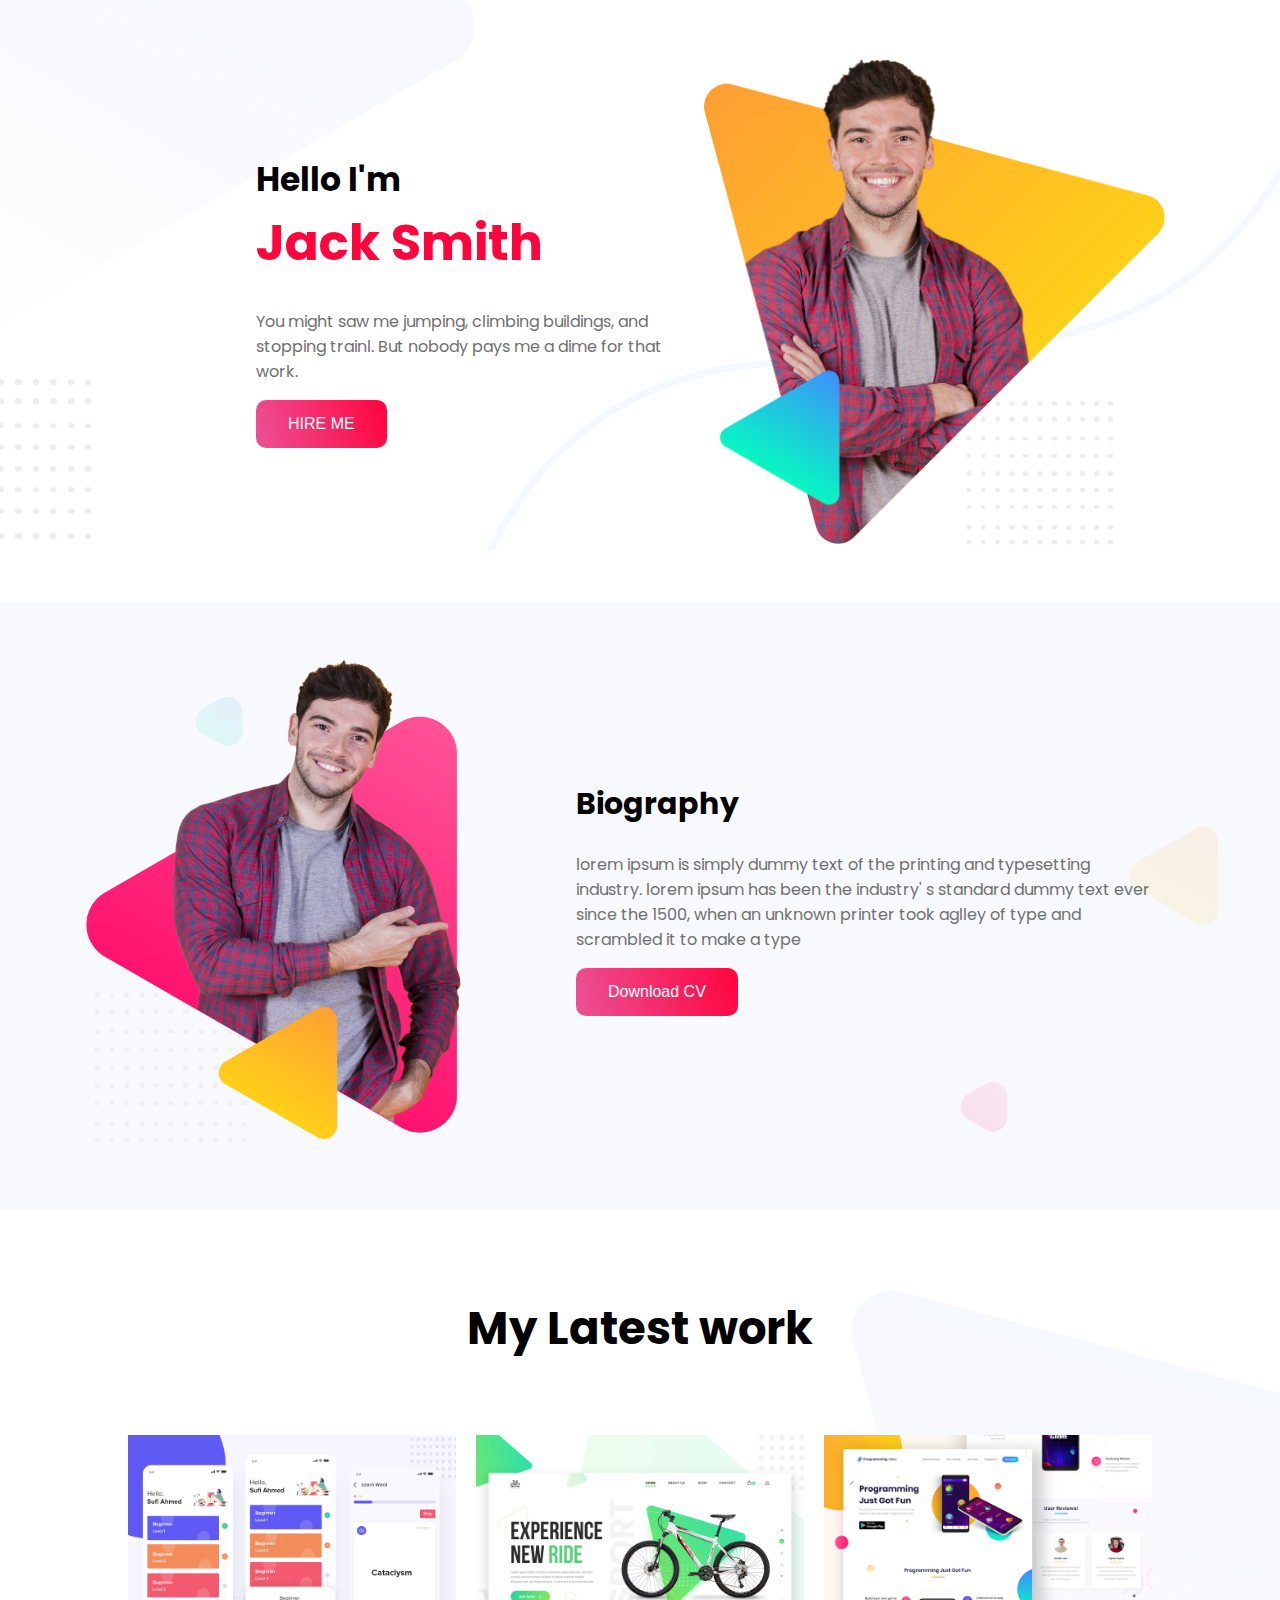
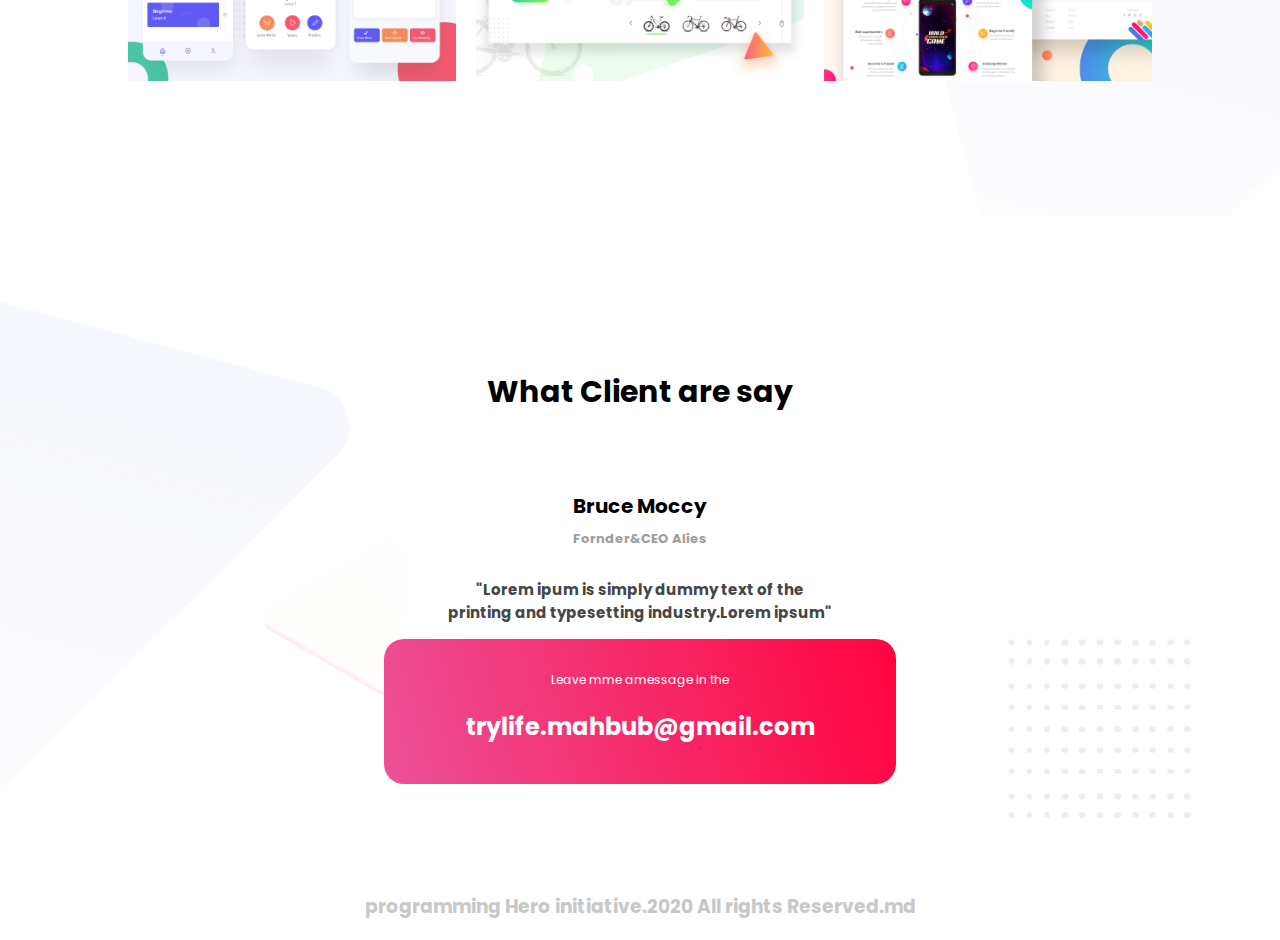
<file: index.html>
<!DOCTYPE html>
<html lang="en">
<head>
    <meta charset="UTF-8">
    <meta name="viewport" content="width=device-width, initial-scale=1.0">
    <title>Md-Mahbub-Ahmed</title>
    <link href="https://fonts.googleapis.com/css2?family=Poppins:wght@600&display=swap" rel="stylesheet">
    <link rel="stylesheet" href="style.css">
</head>
<body>
    <header class="header-area">
        <div class="Hello-part">
            <h2>
                Hello I'm<br>
               <span> Jack Smith</span>
            </h2>
            <p>
            You might saw me jumping, climbing buildings, and stopping trainl.
            But nobody pays me a dime for that work.</p>
            <a target="_blank" href="https://www.linkedin.com/in/try-life-0447211ab/"><button>HIRE ME</button></a>
        </div>
        <div class="Hello-img">
            <img src="images/peter.png" alt="img">
        </div>
    </header>
	<!-- Header Area Ends -->
	
    <section class="section1-area">
		<div class="section1-img">
			<img src="images/peter_dream.png" alt="img">
		</div>
		<div class="section-Biography">
			<h2>Biography</h2>
			<p>lorem ipsum is simply dummy text of the printing and 
                typesetting industry. lorem ipsum has been the industry'
                s standard dummy text ever since the 1500, when an unknown
                 printer took aglley of type and scrambled it to 
                 make a type</p>
                <a target="_blank" href="https://web.facebook.com/mdmahbub.ahmed.53"> <button>Download CV</button></a>
		</div>
    </section>
    <!-- section1 Area Ends -->
    <section class="service2-area">
        <div class="container">
            <div class="section-title">
                <h2>My Latest work</h2>
            </div>
            <div class="service-items">
                <div class="secvice-img">
                    <img src="latest-work/work-1.png" alt="img">
                </div>
                <div class="secvice-img">
                    <img src="latest-work/work-2.jpg" alt="img">
                </div>
                <div class="secvice-img">
                    <img src="latest-work/work-3.jpg" alt="img">
                </div>
            </div>
        </div>
    </section>
    <!-- section2 Area Ends -->
    <section class="service3-area">
        <div class="container2">
            <div class="head-title">
                <h2>What Client are say</h2><br>
                <h4>Bruce Moccy<br><span>Fornder&CEO Alies</span></h4>
                <h3>"Lorem ipum is simply dummy text of the <br>printing
                     and typesetting industry.Lorem ipsum"</h3>
            </div>
            <div class="my-gmail">
                <p>Leave mme amessage in the</p>
                <h2>trylife.mahbub@gmail.com</h2>
            </div>
        </div>
    </section>
    <div class="foter">
        <h3>programming Hero initiative.2020 All rights Reserved.md</h3>
    </div>

</body>
</html>
</file>
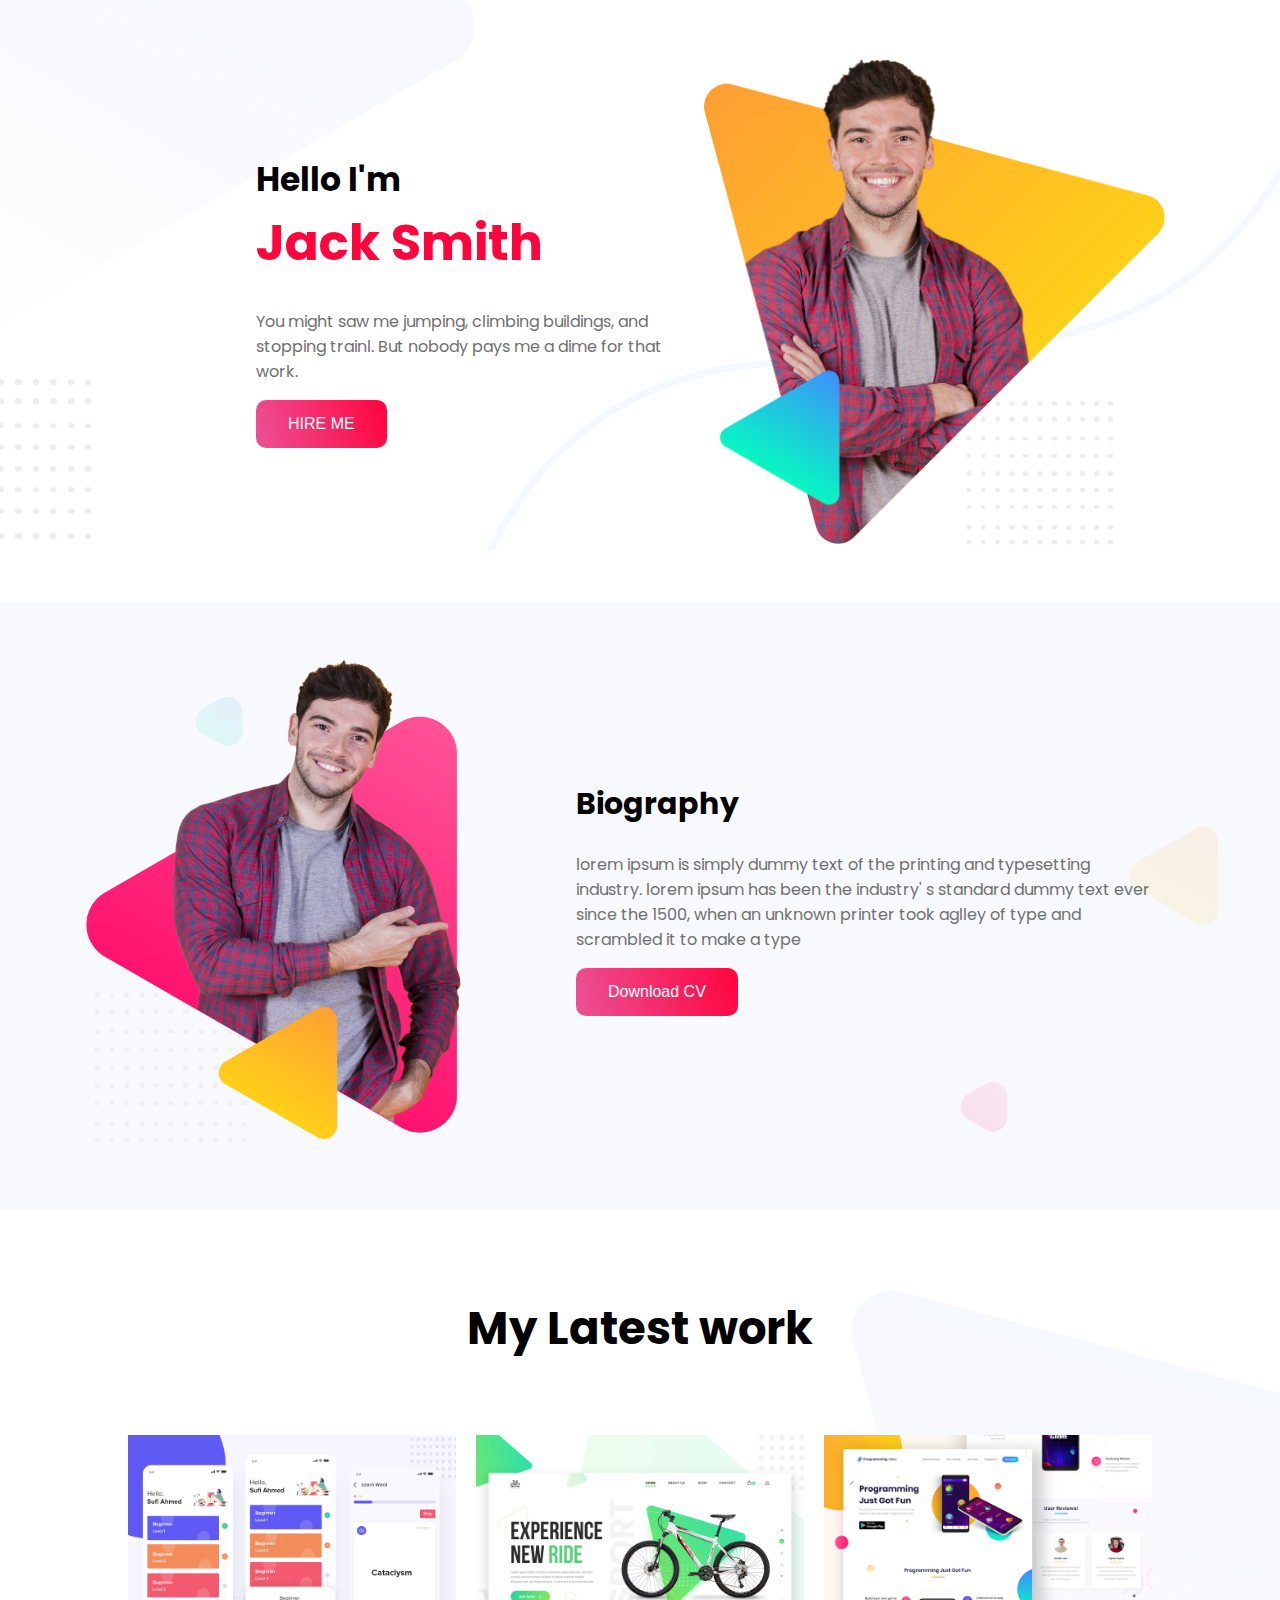
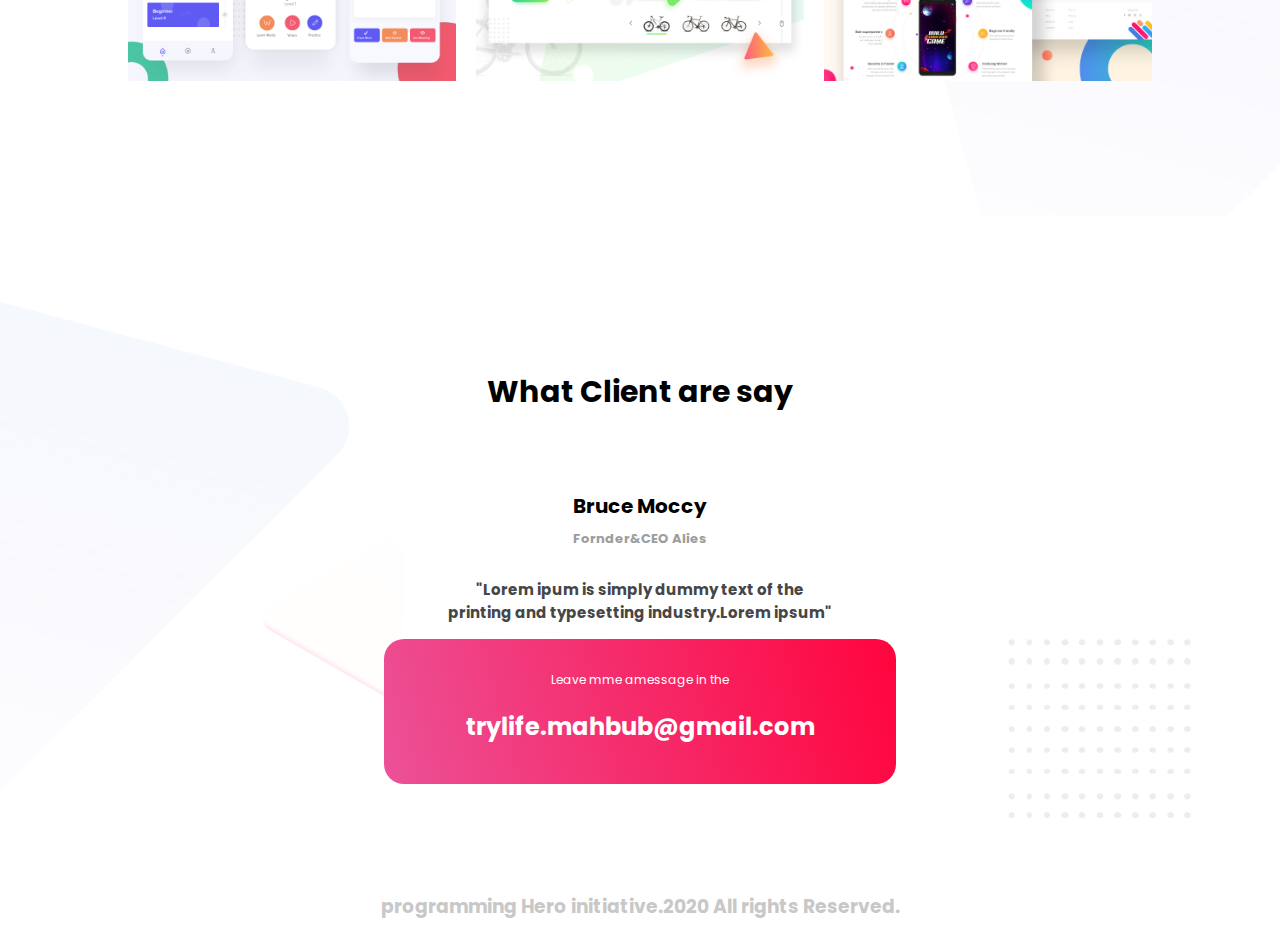
<file: works/index.html>
<!DOCTYPE html>
<html lang="en">
<head>
    <meta charset="UTF-8">
    <meta name="viewport" content="width=device-width, initial-scale=1.0">
    <title>Md-Mahbub-Ahmed</title>
    <link href="https://fonts.googleapis.com/css2?family=Poppins:wght@600&display=swap" rel="stylesheet">
    <link rel="stylesheet" href="style.css">
</head>
<body>
    <header class="header-area">
        <div class="Hello-part">
            <h2>
                Hello I'm<br>
               <span> Jack Smith</span>
            </h2>
            <p>
            You might saw me jumping, climbing buildings, and stopping trainl.
            But nobody pays me a dime for that work.</p>
            <a target="_blank" href="https://www.linkedin.com/in/try-life-0447211ab/"><button>HIRE ME</button></a>
        </div>
        <div class="Hello-img">
            <img src="images/peter.png" alt="img">
        </div>
    </header>
	<!-- Header Area Ends -->
	
    <section class="section1-area">
		<div class="section1-img">
			<img src="images/peter_dream.png" alt="img">
		</div>
		<div class="section-Biography">
			<h2>Biography</h2>
			<p>lorem ipsum is simply dummy text of the printing and 
                typesetting industry. lorem ipsum has been the industry'
                s standard dummy text ever since the 1500, when an unknown
                 printer took aglley of type and scrambled it to 
                 make a type</p>
                <a target="_blank" href="https://web.facebook.com/mdmahbub.ahmed.53"> <button>Download CV</button></a>
		</div>
    </section>
    <!-- section1 Area Ends -->
    <section class="service2-area">
        <div class="container">
            <div class="section-title">
                <h2>My Latest work</h2>
            </div>
            <div class="service-items">
                <div class="secvice-img">
                    <img src="latest-work/work-1.png" alt="img">
                </div>
                <div class="secvice-img">
                    <img src="latest-work/work-2.jpg" alt="img">
                </div>
                <div class="secvice-img">
                    <img src="latest-work/work-3.jpg" alt="img">
                </div>
            </div>
        </div>
    </section>
    <!-- section2 Area Ends -->
    <section class="service3-area">
        <div class="container2">
            <div class="head-title">
                <h2>What Client are say</h2><br>
                <h4>Bruce Moccy<br><span>Fornder&CEO Alies</span></h4>
                <h3>"Lorem ipum is simply dummy text of the <br>printing
                     and typesetting industry.Lorem ipsum"</h3>
            </div>
            <div class="my-gmail">
                <p>Leave mme amessage in the</p>
                <h2>trylife.mahbub@gmail.com</h2>
            </div>
        </div>
    </section>
    <div class="foter">
        <h3>programming Hero initiative.2020 All rights Reserved.</h3>
    </div>

</body>
</html>
</file>
<file: style.css>
body{
    font-family: 'Poppins', sans-serif;
    margin: 0;
    padding: 0;
}
button{
    background: linear-gradient(75deg, #EC5197, #FF043D);
    border: none;
    color: white;
    padding: 15px 32px;
    text-align: center;
    text-decoration: none;
    font-size: 16px;
    border-radius: 10px;
    transition: .4s;
}
button:hover{
    background: linear-gradient(75deg, #ED4B70,#FFCE2A);
    box-shadow: 0 5px #666;
    font-size: 18px;
    cursor: pointer;

}
.header-area{
    background-image: url(images/header-bg.png);
    background-repeat: no-repeat;
    background-size: cover;
    background-position: center;
    overflow: hidden;
    margin-bottom: 4%;
}
.Hello-part{
    width: 35%;
    float: left;
    overflow: hidden;
    padding-left: 20%;
    margin-top: 10%;
    
}

.Hello-part h2{
   font-size: 33px;
}
.Hello-part span{
    font-size: 50px;
    color:#FF043D;
  
}
.Hello-part p{
    color: #707070;
}
.Hello-img{
    width: 45%;
    float: right;
    overflow: hidden;
    transition: .5s;
}
.Hello-img:hover{
    transform: scale(1.1);
}
.Hello-img img{
    width: 80%;
    margin-top: 10%;
}
/*-- Header Area Ends --*/
.section1-area{
    background-image: url(images/biography-bg.png);
    background-repeat: no-repeat;
    background-size: cover;
    background-position: center;
    overflow: hidden;
    margin-bottom: 1%;
}
.section1-img{
    width: 45%;
    float: left;
    overflow: hidden;
    margin-bottom: 5%;
}
.section1-img img:hover{
    transform: scale(1.1);
}
.section1-img img{
    width:  65%;
    margin-top: 10%;
    overflow: hidden;
    margin-left: 15%;
    transition: .5s;
}
.section-Biography{
    width: 45%;
    float: left;
    margin-right: 5%;
    margin-top: 12%;
}
.section-Biography h2{
    font-size: 30px;
}
.section-Biography p{
    color:#707070;
}
/*-- section1 Area Ends --*/
.service2-area{
    background-image: url(images/latest-work-bg.png);
    background-repeat: no-repeat;
    background-size: cover;
    background-position: center;
    overflow: hidden;
    padding-bottom: 10%;
}
.container{
    width: 80%;
    margin: 0 auto;
}
.section-title{
    padding:35px 0;
    text-align: center;
    font-size: 30px;
}
.section-title h2{

}
.service-items{

}

.secvice-img{
    width:32%;
    float: left;
    overflow: hidden;
    margin-left: 2%;
    transition: .5s;
 
}
.secvice-img:first-child{
    margin-left: 0;
}
.secvice-img img{
    width: 100%;
}
.secvice-img:hover{
    transform: scale(1.1);
    box-shadow: 10px 10px 40px #9D9D9D;
}
/*-- section2 Area Ends --*/
.service3-area{
    background-image: url(images/footer-bg.png);
    background-repeat: no-repeat;
    background-size: cover;
    background-position: center;
    overflow: hidden;
    padding-top: 10%;


 
}
.container2{
    width: 50%;
    margin: 0 auto;
}
.head-title{
    text-align: center;
    margin-bottom: 20p%;

}
.head-title h2{
    font-size: 30px;
}
.head-title h4{
    font-size: 20px;
}
.head-title span{
    font-size: 13px;
    color:#9D9D9D;
}
.head-title h3{
    font-size: 15px;
    color: #464646;
}
.my-gmail{
    text-align: center;
    background-color: #EC4F8F;
    width: 80%;
    margin: 0 auto;
    padding: 20px 0;
    margin-bottom: 90px;
    color:#FFFFFF;
    border-radius: 20px;
    transition: 1s;
    background: linear-gradient(75deg, #EC5197, #FF043D);
}
.my-gmail:hover{
    transform: scale(1.1);
    background: linear-gradient(75deg, #ED4B70,#FFCE2A);
}
.my-gmail p{
    font-size: 12px;
 
}
.foter{
    text-align: center;
    color:#C8C8C8;
}
.foter:hover{
    color: darkgrey;
}
/*-- End work--*/
</file>
<file: works/style.css>
body{
    font-family: 'Poppins', sans-serif;
    margin: 0;
    padding: 0;
}
button{
    background: linear-gradient(75deg, #EC5197, #FF043D);
    border: none;
    color: white;
    padding: 15px 32px;
    text-align: center;
    text-decoration: none;
    font-size: 16px;
    border-radius: 10px;
    transition: .4s;
}
button:hover{
    background: linear-gradient(75deg, #ED4B70,#FFCE2A);
    box-shadow: 0 5px #666;
    font-size: 18px;
    cursor: pointer;

}
.header-area{
    background-image: url(images/header-bg.png);
    background-repeat: no-repeat;
    background-size: cover;
    background-position: center;
    overflow: hidden;
    margin-bottom: 4%;
}
.Hello-part{
    width: 35%;
    float: left;
    overflow: hidden;
    padding-left: 20%;
    margin-top: 10%;
    
}

.Hello-part h2{
   font-size: 33px;
}
.Hello-part span{
    font-size: 50px;
    color:#FF043D;
  
}
.Hello-part p{
    color: #707070;
}
.Hello-img{
    width: 45%;
    float: right;
    overflow: hidden;
    transition: .5s;
}
.Hello-img:hover{
    transform: scale(1.1);
}
.Hello-img img{
    width: 80%;
    margin-top: 10%;
}
/*-- Header Area Ends --*/
.section1-area{
    background-image: url(images/biography-bg.png);
    background-repeat: no-repeat;
    background-size: cover;
    background-position: center;
    overflow: hidden;
    margin-bottom: 1%;
}
.section1-img{
    width: 45%;
    float: left;
    overflow: hidden;
    margin-bottom: 5%;
}
.section1-img img:hover{
    transform: scale(1.1);
}
.section1-img img{
    width:  65%;
    margin-top: 10%;
    overflow: hidden;
    margin-left: 15%;
    transition: .5s;
}
.section-Biography{
    width: 45%;
    float: left;
    margin-right: 5%;
    margin-top: 12%;
}
.section-Biography h2{
    font-size: 30px;
}
.section-Biography p{
    color:#707070;
}
/*-- section1 Area Ends --*/
.service2-area{
    background-image: url(images/latest-work-bg.png);
    background-repeat: no-repeat;
    background-size: cover;
    background-position: center;
    overflow: hidden;
    padding-bottom: 10%;
}
.container{
    width: 80%;
    margin: 0 auto;
}
.section-title{
    padding:35px 0;
    text-align: center;
    font-size: 30px;
}
.section-title h2{

}
.service-items{

}

.secvice-img{
    width:32%;
    float: left;
    overflow: hidden;
    margin-left: 2%;
    transition: .5s;
 
}
.secvice-img:first-child{
    margin-left: 0;
}
.secvice-img img{
    width: 100%;
}
.secvice-img:hover{
    transform: scale(1.1);
    box-shadow: 10px 10px 40px #9D9D9D;
}
/*-- section2 Area Ends --*/
.service3-area{
    background-image: url(images/footer-bg.png);
    background-repeat: no-repeat;
    background-size: cover;
    background-position: center;
    overflow: hidden;
    padding-top: 10%;


 
}
.container2{
    width: 50%;
    margin: 0 auto;
}
.head-title{
    text-align: center;
    margin-bottom: 20p%;

}
.head-title h2{
    font-size: 30px;
}
.head-title h4{
    font-size: 20px;
}
.head-title span{
    font-size: 13px;
    color:#9D9D9D;
}
.head-title h3{
    font-size: 15px;
    color: #464646;
}
.my-gmail{
    text-align: center;
    background-color: #EC4F8F;
    width: 80%;
    margin: 0 auto;
    padding: 20px 0;
    margin-bottom: 90px;
    color:#FFFFFF;
    border-radius: 20px;
    transition: 1s;
    background: linear-gradient(75deg, #EC5197, #FF043D);
}
.my-gmail:hover{
    transform: scale(1.1);
    background: linear-gradient(75deg, #ED4B70,#FFCE2A);
}
.my-gmail p{
    font-size: 12px;
 
}
.foter{
    text-align: center;
    color:#C8C8C8;
}
.foter:hover{
    color: darkgrey;
}
</file>
